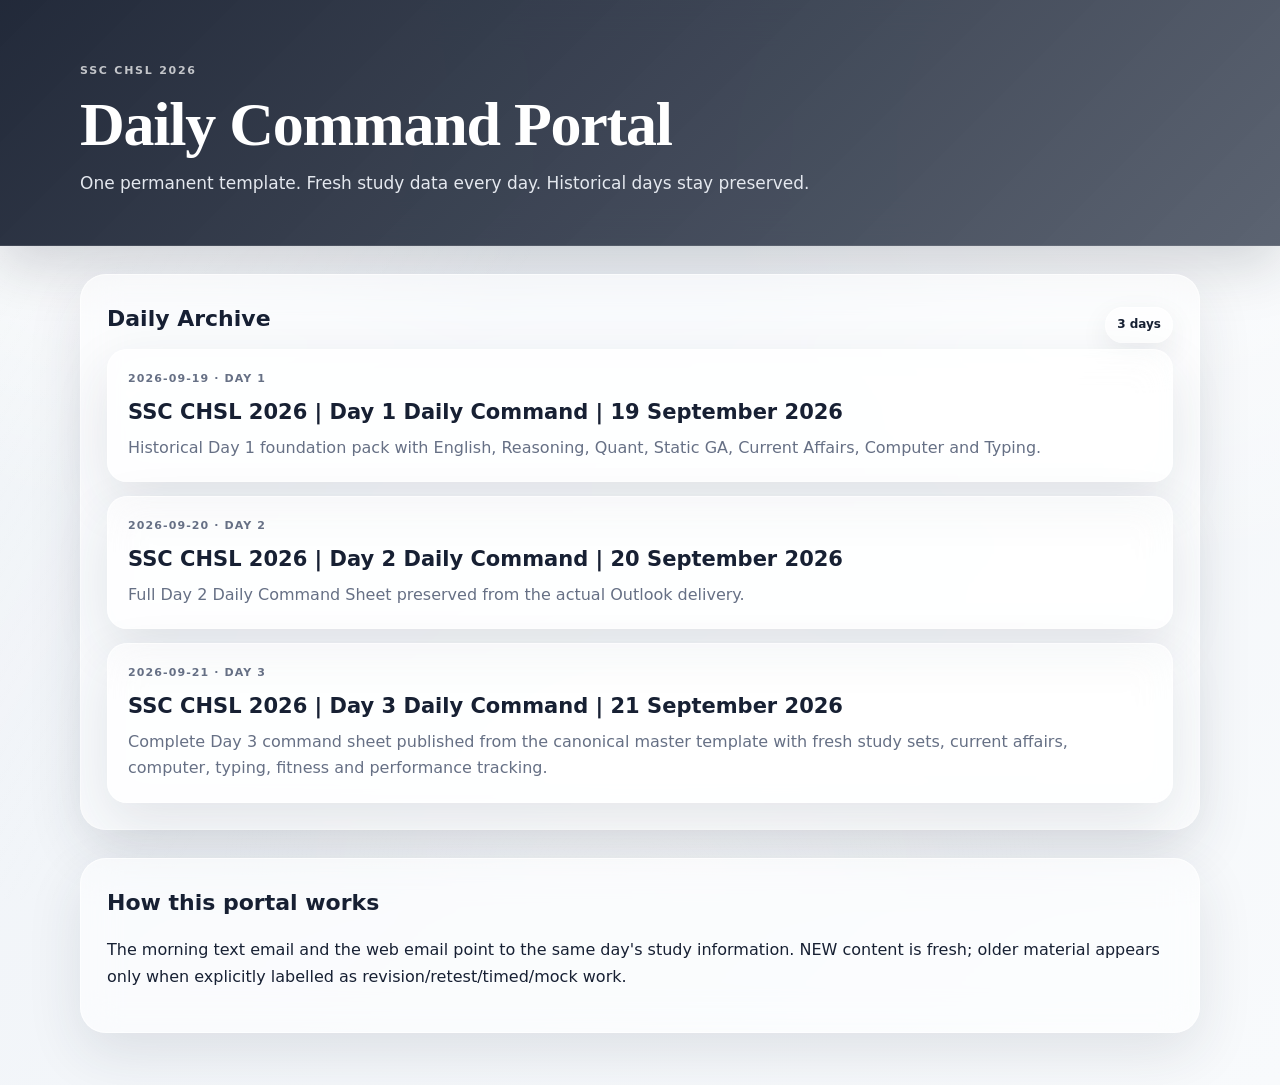
<file: index.html>
<!doctype html>
<html lang="en"><head><meta charset="utf-8"><meta name="viewport" content="width=device-width,initial-scale=1"><title>SSC CHSL 2026 Daily Command</title><link rel="stylesheet" href="/styles.css"></head>
<body><header class="hero"><div class="wrap"><div class="eyebrow">SSC CHSL 2026</div><h1>Daily Command Portal</h1><p>One permanent template. Fresh study data every day. Historical days stay preserved.</p></div></header>
<main class="wrap"><section class="panel"><div class="panel-head"><h2>Daily Archive</h2><span id="count" class="badge">0 days</span></div><div id="archive" class="archive"></div></section>
<section class="panel note"><h2>How this portal works</h2><p>The morning text email and the web email point to the same day's study information. NEW content is fresh; older material appears only when explicitly labelled as revision/retest/timed/mock work.</p></section></main>
<script src="/app.js"></script></body></html>
</file>
<file: styles.css>
:root{
  --bg:#eef2f7;
  --bg2:#f8fafc;
  --glass:rgba(255,255,255,.58);
  --glass-strong:rgba(255,255,255,.76);
  --ink:#172033;
  --muted:#667085;
  --line:rgba(255,255,255,.62);
  --accent:#5b6475;
  --shadow:0 20px 55px rgba(38,48,68,.11);
  --shadow-soft:0 10px 28px rgba(38,48,68,.08);
}
*{box-sizing:border-box}
html{scroll-behavior:smooth}
body{
  margin:0;
  color:var(--ink);
  line-height:1.65;
  font-family:Inter,ui-sans-serif,system-ui,-apple-system,BlinkMacSystemFont,"Segoe UI",Roboto,Arial,sans-serif;
  background:
    radial-gradient(circle at 10% 8%,rgba(255,255,255,.95),transparent 28%),
    radial-gradient(circle at 90% 12%,rgba(255,255,255,.78),transparent 30%),
    linear-gradient(135deg,var(--bg),var(--bg2));
}
body:before{
  content:"";
  position:fixed;
  inset:0;
  pointer-events:none;
  background:
    linear-gradient(120deg,rgba(255,255,255,.18),transparent 38%),
    radial-gradient(circle at 50% 100%,rgba(255,255,255,.35),transparent 38%);
}
.wrap{width:min(1120px,92vw);margin:auto}
.hero{
  color:#fff;
  padding:62px 0 48px;
  background:linear-gradient(135deg,rgba(20,28,45,.94),rgba(69,78,94,.88));
  border-bottom:1px solid rgba(255,255,255,.14);
  box-shadow:0 18px 55px rgba(24,31,45,.18);
  backdrop-filter:blur(18px);
}
.hero.compact{padding:34px 0 30px}
.eyebrow{
  font-size:11px;
  letter-spacing:.16em;
  text-transform:uppercase;
  opacity:.72;
  font-weight:800;
}
.hero h1{
  font-family:"Segoe Print","Bradley Hand","Comic Sans MS",cursive;
  font-size:clamp(34px,5vw,62px);
  line-height:1.04;
  margin:12px 0;
  letter-spacing:-.02em;
}
.hero p{margin:0;color:#e4e8ef;max-width:790px;font-size:17px}
.back{color:#fff;text-decoration:none;opacity:.86}
.panel,.section,.day-link{
  background:var(--glass);
  border:1px solid var(--line);
  box-shadow:var(--shadow);
  backdrop-filter:blur(18px) saturate(135%);
  -webkit-backdrop-filter:blur(18px) saturate(135%);
}
.panel{border-radius:26px;padding:26px;margin:28px 0}
.panel-head{display:flex;align-items:center;justify-content:space-between;gap:16px}
.panel h2{margin:0 0 12px;font-size:22px}
.badge{
  font-size:12px;
  font-weight:800;
  padding:7px 11px;
  border-radius:999px;
  background:rgba(255,255,255,.62);
  border:1px solid rgba(255,255,255,.8);
  box-shadow:var(--shadow-soft);
}
.archive{display:grid;gap:14px}
.day-link{
  display:block;
  text-decoration:none;
  color:inherit;
  border-radius:20px;
  padding:20px;
  transition:transform .22s ease,box-shadow .22s ease,border-color .22s ease;
}
.day-link:hover{transform:translateY(-3px);box-shadow:0 24px 60px rgba(38,48,68,.15)}
.day-link .meta{
  font-size:11px;
  text-transform:uppercase;
  letter-spacing:.1em;
  color:var(--muted);
  font-weight:800;
}
.day-link h3{margin:7px 0 5px;font-size:21px}
.day-link p{margin:0;color:var(--muted)}
.grid{display:grid;grid-template-columns:repeat(auto-fit,minmax(280px,1fr));gap:18px}
.section{border-radius:22px;padding:22px}
.section h2,.section h3{margin-top:0}
.section h2{
  font-family:"Segoe Print","Bradley Hand","Comic Sans MS",cursive;
  letter-spacing:-.01em;
}
.label{
  display:inline-block;
  font-size:10px;
  text-transform:uppercase;
  letter-spacing:.12em;
  color:var(--muted);
  font-weight:900;
  margin-bottom:7px;
}
.callout{
  background:var(--glass-strong);
  border:1px solid rgba(255,255,255,.72);
  border-radius:16px;
  padding:15px;
  margin:12px 0;
  box-shadow:var(--shadow-soft);
}
.question{padding:14px 0;border-bottom:1px solid rgba(98,110,130,.14)}
.question:last-child{border-bottom:0}
.question strong{display:block;margin-bottom:7px}
.answer{font-weight:850;margin-top:7px}
.source a{overflow-wrap:anywhere}
.muted{color:var(--muted)}
.note{margin-bottom:52px}
@media(max-width:640px){
  .hero{padding:46px 0 36px}
  .panel{padding:20px;border-radius:22px}
  .section{padding:18px;border-radius:19px}
  .grid{grid-template-columns:1fr}
}
@media(prefers-reduced-motion:reduce){
  html{scroll-behavior:auto}
  .day-link{transition:none}
}
</file>
